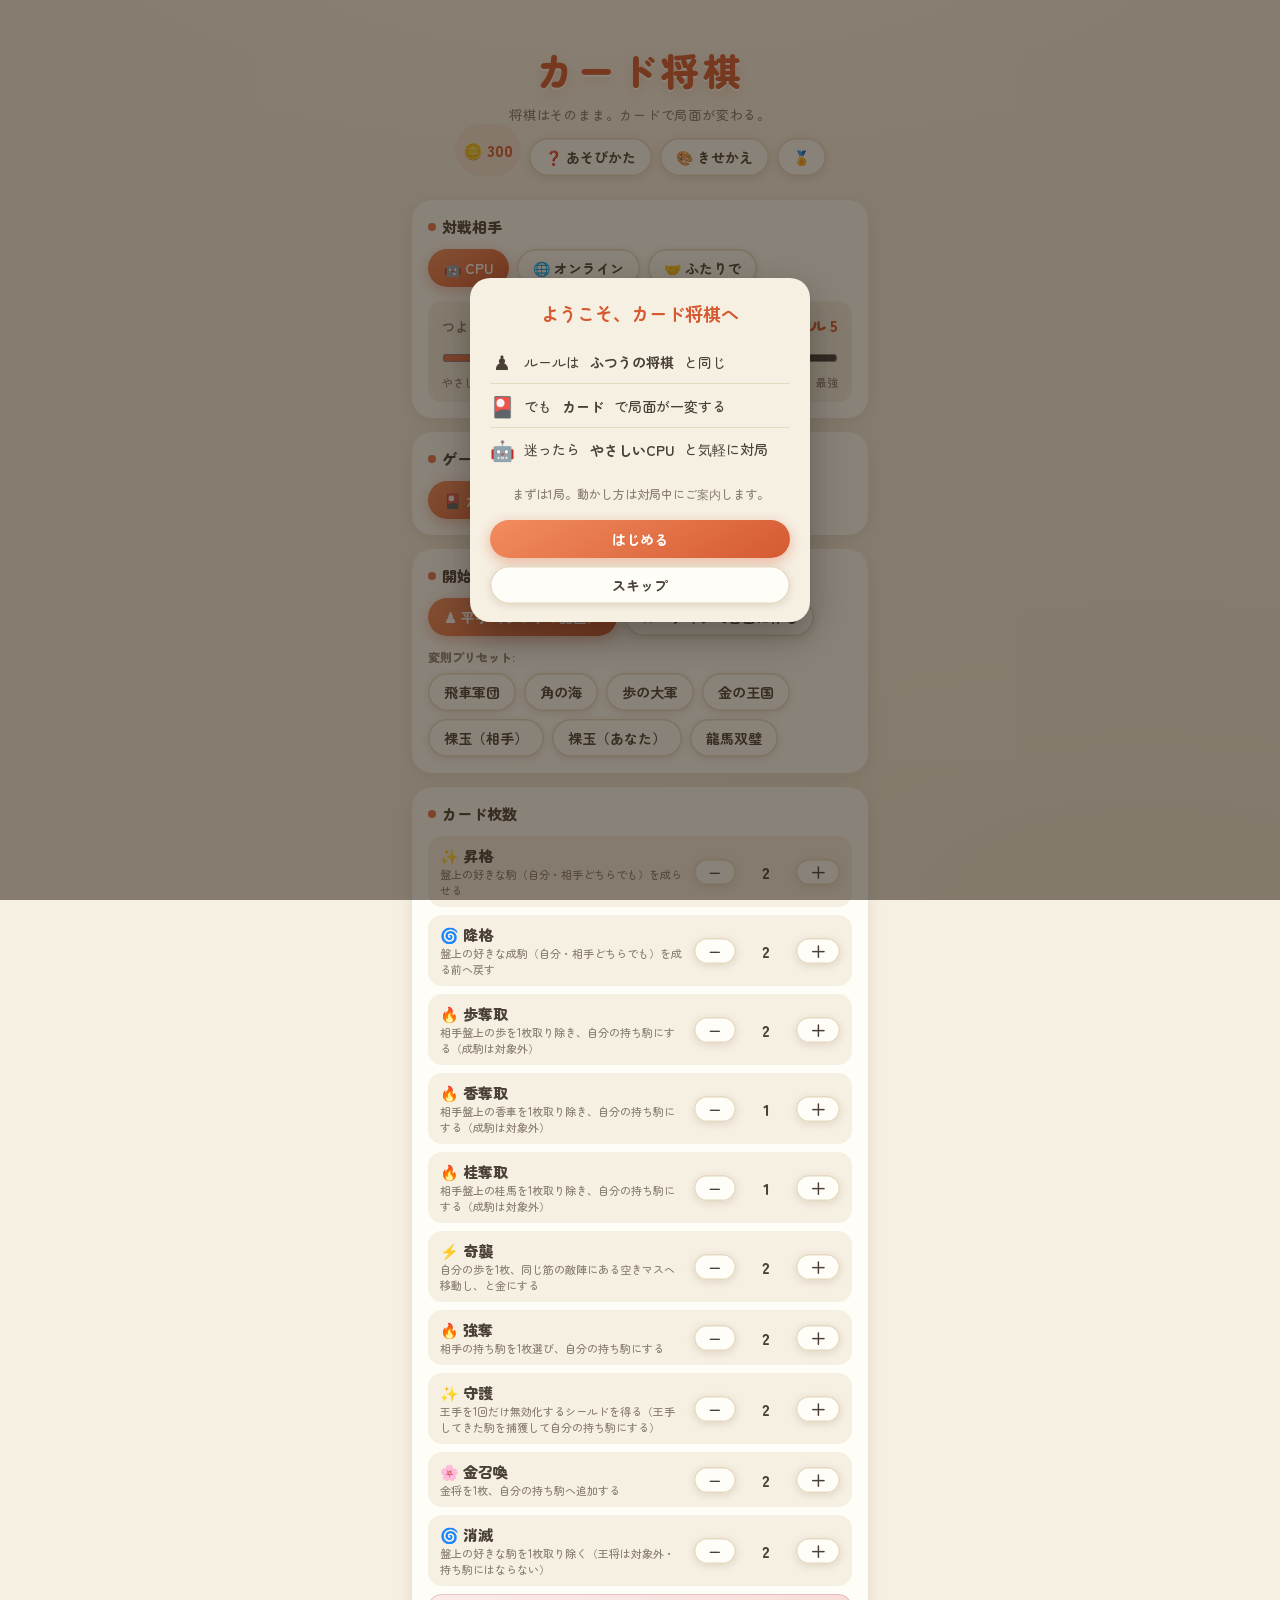
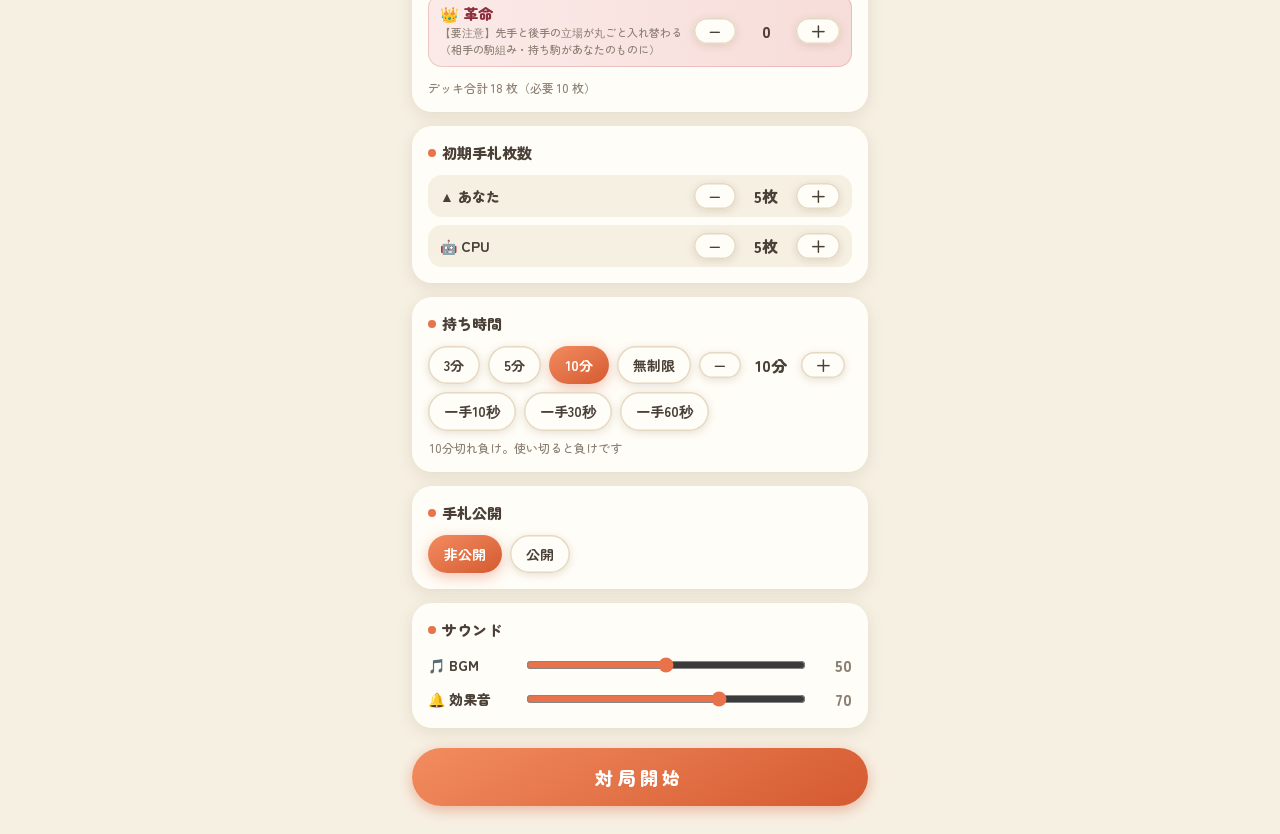
<file: index.html>
<!doctype html>
<html lang="ja">
  <head>
    <meta charset="UTF-8" />
    <meta name="viewport" content="width=device-width, initial-scale=1.0, maximum-scale=1.0, user-scalable=no, viewport-fit=cover" />
    <link rel="manifest" href="./manifest.webmanifest" />
    <meta name="theme-color" content="#e8734a" />
    <link rel="apple-touch-icon" href="./apple-touch-icon.png" />
    <meta name="apple-mobile-web-app-capable" content="yes" />
    <meta name="apple-mobile-web-app-status-bar-style" content="default" />
    <meta name="apple-mobile-web-app-title" content="カード将棋" />
    <!-- PWA兼COOP/COEPヘッダー付与のService Worker（本番のみ登録） -->
    <script src="./register-sw.js"></script>
    <!-- 書体は @fontsource で自前配信（src/main.tsx で読み込み）。外部フォント依存を排し、
         COEP require-corp／オフライン動作に対応する。 -->
    <title>カード将棋</title>
    <script type="module" crossorigin src="./assets/index-CTQ7RfHn.js"></script>
    <link rel="stylesheet" crossorigin href="./assets/index-BCHs9h9m.css">
  </head>
  <body>
    <div id="root"></div>
  </body>
</html>
</file>
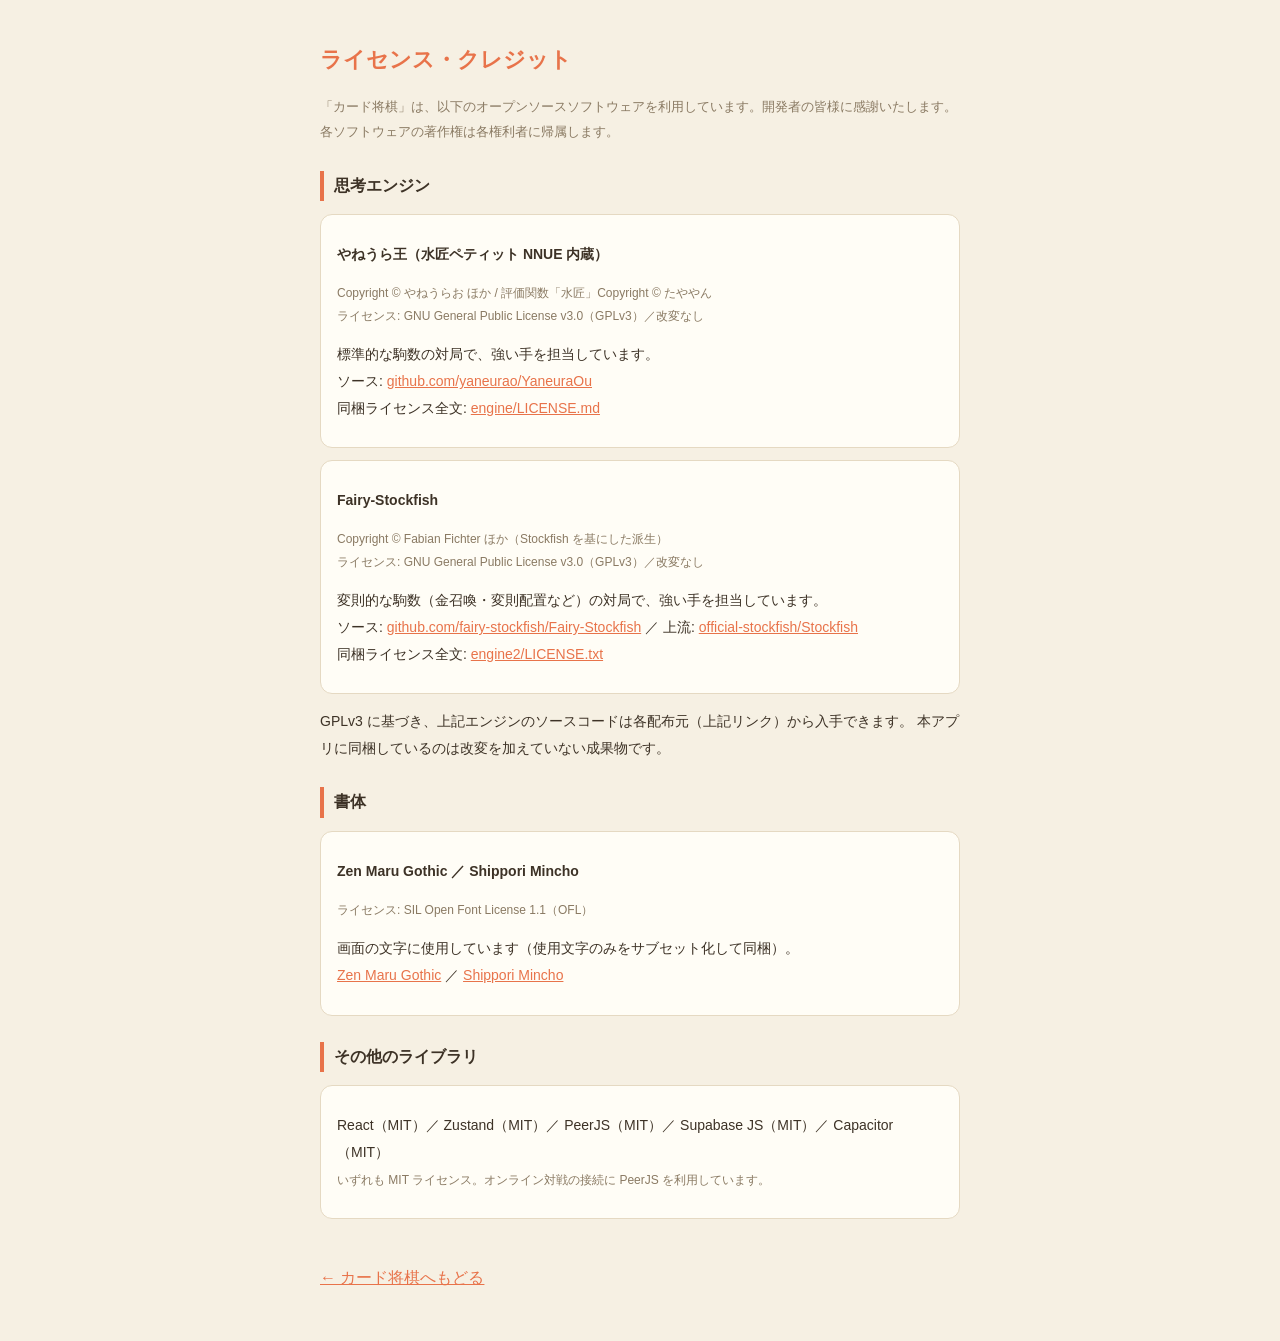
<file: licenses.html>
<!doctype html>
<html lang="ja">
<head>
  <meta charset="UTF-8" />
  <meta name="viewport" content="width=device-width, initial-scale=1.0" />
  <title>ライセンス・クレジット - カード将棋</title>
  <style>
    :root {
      --washi: #f6f0e3;
      --ink: #3d3226;
      --ink-soft: #8a7a63;
      --kaki: #e8734a;
    }
    body {
      font-family: "Hiragino Maru Gothic ProN", "Hiragino Sans", sans-serif;
      background: var(--washi);
      color: var(--ink);
      max-width: 640px;
      margin: 0 auto;
      padding: 24px 20px 48px;
      line-height: 1.9;
    }
    h1 { font-size: 22px; color: var(--kaki); }
    h2 { font-size: 16px; margin-top: 26px; border-left: 4px solid var(--kaki); padding-left: 10px; }
    p, li { font-size: 14px; }
    .lead { color: var(--ink-soft); font-size: 13px; }
    .card {
      background: #fffdf6;
      border: 0.5px solid #e5d9c2;
      border-radius: 12px;
      padding: 12px 16px;
      margin: 12px 0;
    }
    .card .name { font-weight: 700; }
    .card .meta { font-size: 12px; color: var(--ink-soft); }
    a { color: var(--kaki); word-break: break-all; }
    .back { display: inline-block; margin-top: 32px; }
  </style>
</head>
<body>
  <h1>ライセンス・クレジット</h1>
  <p class="lead">
    「カード将棋」は、以下のオープンソースソフトウェアを利用しています。開発者の皆様に感謝いたします。
    各ソフトウェアの著作権は各権利者に帰属します。
  </p>

  <h2>思考エンジン</h2>

  <div class="card">
    <p class="name">やねうら王（水匠ペティット NNUE 内蔵）</p>
    <p class="meta">
      Copyright © やねうらお ほか / 評価関数「水匠」Copyright © たややん<br />
      ライセンス: GNU General Public License v3.0（GPLv3）／改変なし
    </p>
    <p>
      標準的な駒数の対局で、強い手を担当しています。<br />
      ソース: <a href="https://github.com/yaneurao/YaneuraOu" target="_blank" rel="noopener">github.com/yaneurao/YaneuraOu</a><br />
      同梱ライセンス全文: <a href="./engine/LICENSE.md" target="_blank" rel="noopener">engine/LICENSE.md</a>
    </p>
  </div>

  <div class="card">
    <p class="name">Fairy-Stockfish</p>
    <p class="meta">
      Copyright © Fabian Fichter ほか（Stockfish を基にした派生）<br />
      ライセンス: GNU General Public License v3.0（GPLv3）／改変なし
    </p>
    <p>
      変則的な駒数（金召喚・変則配置など）の対局で、強い手を担当しています。<br />
      ソース: <a href="https://github.com/fairy-stockfish/Fairy-Stockfish" target="_blank" rel="noopener">github.com/fairy-stockfish/Fairy-Stockfish</a>
      ／ 上流: <a href="https://github.com/official-stockfish/Stockfish" target="_blank" rel="noopener">official-stockfish/Stockfish</a><br />
      同梱ライセンス全文: <a href="./engine2/LICENSE.txt" target="_blank" rel="noopener">engine2/LICENSE.txt</a>
    </p>
  </div>

  <p class="meta">
    GPLv3 に基づき、上記エンジンのソースコードは各配布元（上記リンク）から入手できます。
    本アプリに同梱しているのは改変を加えていない成果物です。
  </p>

  <h2>書体</h2>
  <div class="card">
    <p class="name">Zen Maru Gothic ／ Shippori Mincho</p>
    <p class="meta">ライセンス: SIL Open Font License 1.1（OFL）</p>
    <p>
      画面の文字に使用しています（使用文字のみをサブセット化して同梱）。<br />
      <a href="https://fonts.google.com/specimen/Zen+Maru+Gothic" target="_blank" rel="noopener">Zen Maru Gothic</a>
      ／ <a href="https://fonts.google.com/specimen/Shippori+Mincho" target="_blank" rel="noopener">Shippori Mincho</a>
    </p>
  </div>

  <h2>その他のライブラリ</h2>
  <div class="card">
    <p>
      React（MIT）／ Zustand（MIT）／ PeerJS（MIT）／ Supabase JS（MIT）／ Capacitor（MIT）<br />
      <span class="meta">いずれも MIT ライセンス。オンライン対戦の接続に PeerJS を利用しています。</span>
    </p>
  </div>

  <a class="back" href="./">← カード将棋へもどる</a>
</body>
</html>
</file>
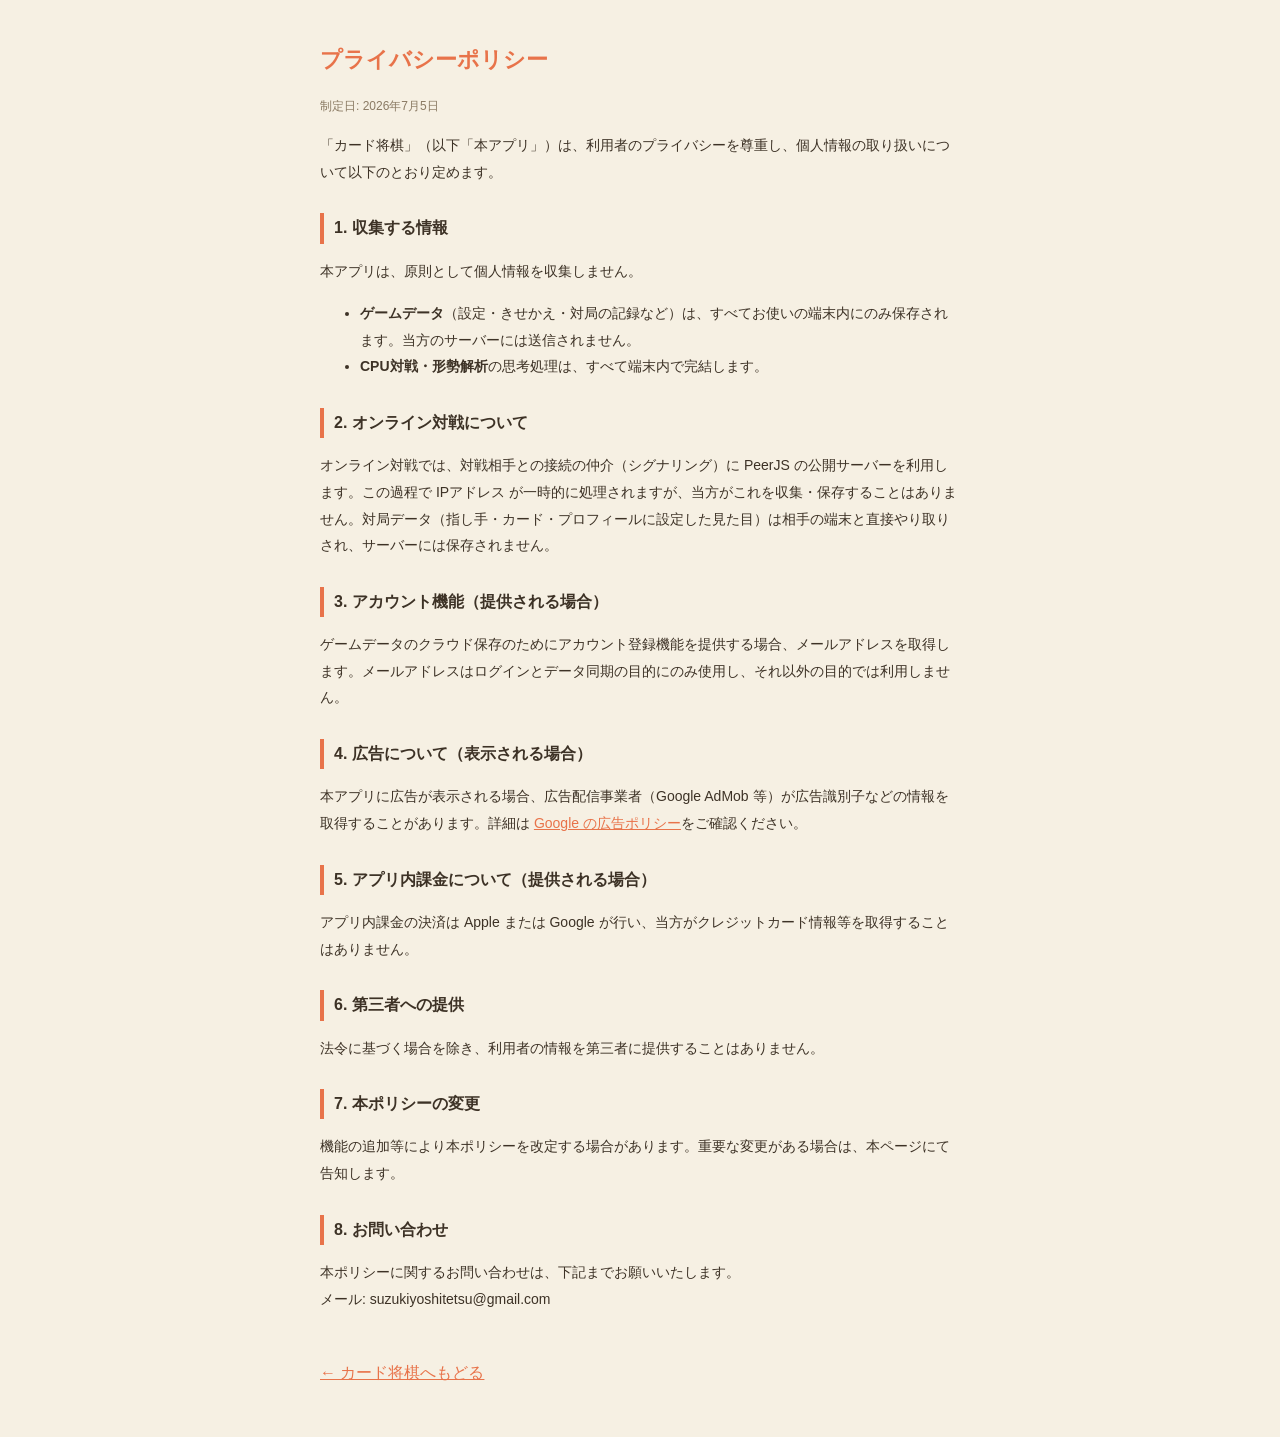
<file: privacy.html>
<!doctype html>
<html lang="ja">
<head>
  <meta charset="UTF-8" />
  <meta name="viewport" content="width=device-width, initial-scale=1.0" />
  <title>プライバシーポリシー - カード将棋</title>
  <style>
    :root {
      --washi: #f6f0e3;
      --ink: #3d3226;
      --ink-soft: #8a7a63;
      --kaki: #e8734a;
    }
    body {
      font-family: "Hiragino Maru Gothic ProN", "Hiragino Sans", sans-serif;
      background: var(--washi);
      color: var(--ink);
      max-width: 640px;
      margin: 0 auto;
      padding: 24px 20px 48px;
      line-height: 1.9;
    }
    h1 { font-size: 22px; color: var(--kaki); }
    h2 { font-size: 16px; margin-top: 28px; border-left: 4px solid var(--kaki); padding-left: 10px; }
    p, li { font-size: 14px; }
    .updated { color: var(--ink-soft); font-size: 12px; }
    a { color: var(--kaki); }
    .back { display: inline-block; margin-top: 32px; }
  </style>
</head>
<body>
  <h1>プライバシーポリシー</h1>
  <p class="updated">制定日: 2026年7月5日</p>

  <p>「カード将棋」（以下「本アプリ」）は、利用者のプライバシーを尊重し、個人情報の取り扱いについて以下のとおり定めます。</p>

  <h2>1. 収集する情報</h2>
  <p>本アプリは、原則として個人情報を収集しません。</p>
  <ul>
    <li><strong>ゲームデータ</strong>（設定・きせかえ・対局の記録など）は、すべてお使いの端末内にのみ保存されます。当方のサーバーには送信されません。</li>
    <li><strong>CPU対戦・形勢解析</strong>の思考処理は、すべて端末内で完結します。</li>
  </ul>

  <h2>2. オンライン対戦について</h2>
  <p>オンライン対戦では、対戦相手との接続の仲介（シグナリング）に PeerJS の公開サーバーを利用します。この過程で IPアドレス が一時的に処理されますが、当方がこれを収集・保存することはありません。対局データ（指し手・カード・プロフィールに設定した見た目）は相手の端末と直接やり取りされ、サーバーには保存されません。</p>

  <h2>3. アカウント機能（提供される場合）</h2>
  <p>ゲームデータのクラウド保存のためにアカウント登録機能を提供する場合、メールアドレスを取得します。メールアドレスはログインとデータ同期の目的にのみ使用し、それ以外の目的では利用しません。</p>

  <h2>4. 広告について（表示される場合）</h2>
  <p>本アプリに広告が表示される場合、広告配信事業者（Google AdMob 等）が広告識別子などの情報を取得することがあります。詳細は <a href="https://policies.google.com/technologies/ads?hl=ja" target="_blank" rel="noopener">Google の広告ポリシー</a>をご確認ください。</p>

  <h2>5. アプリ内課金について（提供される場合）</h2>
  <p>アプリ内課金の決済は Apple または Google が行い、当方がクレジットカード情報等を取得することはありません。</p>

  <h2>6. 第三者への提供</h2>
  <p>法令に基づく場合を除き、利用者の情報を第三者に提供することはありません。</p>

  <h2>7. 本ポリシーの変更</h2>
  <p>機能の追加等により本ポリシーを改定する場合があります。重要な変更がある場合は、本ページにて告知します。</p>

  <h2>8. お問い合わせ</h2>
  <p>本ポリシーに関するお問い合わせは、下記までお願いいたします。<br />
  メール: suzukiyoshitetsu@gmail.com</p>

  <a class="back" href="./">← カード将棋へもどる</a>
</body>
</html>
</file>
<file: assets/index-BCHs9h9m.css>
@font-face{font-family:Zen Maru Gothic;font-style:normal;font-weight:500;font-display:swap;src:url(./zen-maru-gothic-500-latin-CjOoJPzZ.woff2) format("woff2");unicode-range:U+0000-024F,U+2018-2022,U+2026,U+3000-303F}@font-face{font-family:Zen Maru Gothic;font-style:normal;font-weight:500;font-display:swap;src:url(./zen-maru-gothic-500-japanese-B68psu1q.woff2) format("woff2")}@font-face{font-family:Zen Maru Gothic;font-style:normal;font-weight:700;font-display:swap;src:url(./zen-maru-gothic-700-latin-BKoVz01m.woff2) format("woff2");unicode-range:U+0000-024F,U+2018-2022,U+2026,U+3000-303F}@font-face{font-family:Zen Maru Gothic;font-style:normal;font-weight:700;font-display:swap;src:url(./zen-maru-gothic-700-japanese-BGH5rXDo.woff2) format("woff2")}@font-face{font-family:Zen Maru Gothic;font-style:normal;font-weight:900;font-display:swap;src:url(./zen-maru-gothic-900-latin-DmYROnJb.woff2) format("woff2");unicode-range:U+0000-024F,U+2018-2022,U+2026,U+3000-303F}@font-face{font-family:Zen Maru Gothic;font-style:normal;font-weight:900;font-display:swap;src:url(./zen-maru-gothic-900-japanese-DOT3nyUi.woff2) format("woff2")}@font-face{font-family:Shippori Mincho;font-style:normal;font-weight:700;font-display:swap;src:url(./shippori-mincho-700-latin-DW7RM2NR.woff2) format("woff2");unicode-range:U+0000-024F,U+2018-2022,U+2026,U+3000-303F}@font-face{font-family:Shippori Mincho;font-style:normal;font-weight:700;font-display:swap;src:url(./shippori-mincho-700-japanese-BSbwhxsU.woff2) format("woff2")}@font-face{font-family:Shippori Mincho;font-style:normal;font-weight:800;font-display:swap;src:url(./shippori-mincho-800-latin-pis9UfHh.woff2) format("woff2");unicode-range:U+0000-024F,U+2018-2022,U+2026,U+3000-303F}@font-face{font-family:Shippori Mincho;font-style:normal;font-weight:800;font-display:swap;src:url(./shippori-mincho-800-japanese-CYh9I47t.woff2) format("woff2")}:root{--washi: #f6f0e3;--washi-deep: #efe6d2;--panel: #fffdf7;--ink: #4a4038;--ink-soft: #8c8074;--kaki: #e8734a;--kaki-deep: #d55a31;--matcha: #7ba05b;--sora: #5b8fb5;--board-wood: #ecc078;--board-wood-dark: #dfa95e;--board-line: #a97b3f;--piece-ink: #3b2a12;--beni: #d1493e;--shadow-soft: 0 4px 16px rgba(120, 96, 60, .14);--maru: "Zen Maru Gothic", "Hiragino Maru Gothic ProN", sans-serif;--mincho: "Shippori Mincho", "Hiragino Mincho ProN", serif}*{box-sizing:border-box}body{margin:0;color:var(--ink);font-family:var(--maru);font-weight:500;background:radial-gradient(ellipse 120% 60% at 50% -10%,#fdf8ec 0%,transparent 60%),radial-gradient(ellipse 80% 50% at 90% 100%,#f0e4cb55 0%,transparent 70%),var(--washi);background-attachment:fixed;-webkit-tap-highlight-color:transparent}.app{max-width:480px;margin:0 auto;min-height:100vh;padding:calc(8px + env(safe-area-inset-top,0px)) 12px calc(28px + env(safe-area-inset-bottom,0px))}h1,h2{font-family:var(--maru)}.btn{border:none;background:var(--panel);color:var(--ink);border-radius:999px;padding:9px 16px;font-size:14px;font-family:var(--maru);font-weight:700;cursor:pointer;box-shadow:0 2px 8px #78603c2e,inset 0 0 0 1.5px #e5d9c2;transition:transform .12s,box-shadow .12s}.btn:active{transform:scale(.96)}.btn:disabled{opacity:.4;cursor:default}.btn.primary{background:linear-gradient(150deg,#f28c5f,var(--kaki-deep));color:#fff;box-shadow:0 4px 14px #d85a3166}.btn.danger{background:#fff5f3;color:var(--beni);box-shadow:0 2px 8px #78603c24,inset 0 0 0 1.5px #f0c4be}.btn.small{padding:5px 14px;font-size:16px;line-height:1}.btn.option.active{background:linear-gradient(150deg,#f28c5f,var(--kaki-deep));color:#fff;box-shadow:0 4px 14px #d85a3159}.app-header{text-align:center;padding:26px 0 10px}.app-header h1{margin:0;font-size:38px;font-weight:900;letter-spacing:.1em;color:var(--kaki-deep);text-shadow:0 2px 0 #fff,0 5px 14px rgba(216,90,49,.25)}.tagline{margin:8px 0 0;color:var(--ink-soft);font-size:13px;letter-spacing:.06em}.help-button{margin-top:14px}.header-buttons{display:flex;gap:8px;justify-content:center}.avatar{width:38px;height:38px;border-radius:50%;background:#fff;display:inline-flex;align-items:center;justify-content:center;font-size:20px;box-shadow:0 2px 8px #78603c33;flex:none}.avatar.frame-sora{box-shadow:0 0 0 3px var(--sora),0 2px 8px #78603c33}.avatar.frame-sakura{box-shadow:0 0 0 3px #e094b6,0 2px 8px #78603c33}.avatar.frame-gold{box-shadow:0 0 0 3px #d9a422,0 0 12px #d9a422a6}.title-chip{font-size:10px;font-weight:900;background:var(--washi);border-radius:999px;padding:3px 9px;color:var(--ink-soft)}.cpu-level-chip{background:var(--sora);color:#fff}.profile-preview{display:flex;gap:14px;align-items:center}.profile-preview .avatar{width:52px;height:52px;font-size:28px}.profile-preview-text{display:flex;flex-direction:column;gap:2px}.profile-preview-title{font-size:12px;font-weight:900;color:var(--kaki-deep)}.profile-preview-name{font-size:16px;font-weight:900}.swatch-row{display:flex;flex-wrap:wrap;gap:8px}.swatch{display:flex;flex-direction:column;align-items:center;gap:6px;background:var(--washi);border:none;border-radius:14px;padding:10px 8px 8px;min-width:74px;cursor:pointer}.swatch.selected{outline:3px solid var(--kaki);background:#fff}.swatch-name{font-size:11px;font-weight:900}.premium-badge{margin-left:2px}.swatch-koma{display:block;width:32px;height:36px}.swatch-koma .piece{width:100%;height:100%}.swatch-koma .koma{font-size:17px}.swatch-board{width:44px;height:44px;border-radius:8px;background:linear-gradient(160deg,var(--board-wood),var(--board-wood-dark));border:2.5px solid var(--board-line)}.swatch-icon{font-size:26px;line-height:38px}.account-box{display:flex;flex-direction:column;gap:10px}.account-status{margin:0;font-size:13px;line-height:1.7}.account-message{margin:0;font-size:12.5px;font-weight:700;color:var(--matcha)}.account-email-input{letter-spacing:normal;font-size:14px}.swatch-title{font-size:13px;font-weight:900;line-height:38px;color:var(--kaki-deep)}.volume-row{display:flex;align-items:center;gap:10px;margin-top:8px}.volume-label{width:86px;font-weight:900;font-size:14px;flex:none}.volume-row input[type=range]{flex:1;accent-color:var(--kaki);height:22px}.volume-value{width:34px;text-align:right;font-weight:900;font-variant-numeric:tabular-nums;color:var(--ink-soft)}.help-list{margin:0;padding-left:18px;display:flex;flex-direction:column;gap:8px;font-size:13.5px;line-height:1.65}.help-cards{display:flex;flex-direction:column;gap:8px}.help-card-row{display:flex;gap:12px;align-items:center;background:var(--washi);border-radius:12px;padding:9px 12px}.help-card-icon{font-size:22px;flex:none}.help-card-body{display:flex;flex-direction:column}.help-card-name{font-weight:900;font-size:14.5px}.help-card-desc{font-size:11.5px;color:var(--ink-soft);line-height:1.5}.help-note{font-size:11.5px;color:var(--ink-soft);margin:12px 0 0;line-height:1.65}.setup-section{background:var(--panel);border-radius:20px;padding:16px;margin-top:14px;box-shadow:var(--shadow-soft)}.setup-section h2{margin:0 0 12px;font-size:15px;font-weight:900;color:var(--ink);display:flex;align-items:center;gap:6px}.setup-section h2:before{content:"";width:8px;height:8px;border-radius:50%;background:var(--kaki)}.card-count-list{display:flex;flex-direction:column;gap:8px}.card-count-row{display:flex;align-items:center;justify-content:space-between;gap:10px;background:var(--washi);border-radius:14px;padding:9px 12px}.card-count-row.style-crimson{background:linear-gradient(90deg,#fbeae8,#f7ddd9);box-shadow:inset 0 0 0 1px #b4465038}.card-count-row.style-crimson .card-count-name{color:#8c2f3d}.card-count-info{display:flex;flex-direction:column;min-width:0}.card-count-name{font-weight:900;font-size:15px}.card-count-desc{font-size:11px;color:var(--ink-soft)}.stepper{display:flex;align-items:center;gap:8px}.hand-size-row{display:flex;align-items:center;justify-content:space-between;background:var(--washi);border-radius:14px;padding:8px 12px;margin-top:8px}.hand-size-label{font-weight:900;font-size:14px}.stepper-value{min-width:44px;text-align:center;font-size:16px;font-weight:900}.option-row{display:flex;gap:8px;flex-wrap:wrap}.option-row+.option-row{margin-top:8px}.time-hint{font-size:12px;color:var(--ink-soft);margin:8px 2px 0}.help-footer{text-align:center;margin-top:18px;font-size:12px}.help-footer a{color:var(--ink-soft)}.onboard-overlay{position:fixed;top:0;right:0;bottom:0;left:0;z-index:200;background:#281e128c;display:flex;align-items:center;justify-content:center;padding:24px}.onboard-card{background:var(--washi, #f6f0e3);border-radius:20px;max-width:340px;width:100%;padding:22px 20px 18px;box-shadow:0 14px 40px #0000004d}.onboard-title{font-family:var(--maru);color:var(--kaki-deep, #d85a31);font-size:18px;text-align:center;margin:0 0 14px}.onboard-points{list-style:none;padding:0;margin:0 0 14px}.onboard-points li{display:flex;align-items:center;gap:10px;font-size:14px;padding:7px 0;border-bottom:.5px solid #e5d9c2}.onboard-points li:last-child{border-bottom:none}.onboard-emoji{font-size:20px;width:24px;text-align:center}.onboard-hint{font-size:12px;color:var(--ink-soft);text-align:center;margin:0 0 16px}.onboard-actions{display:flex;flex-direction:column;gap:8px}.onboard-actions .btn{width:100%}.coach-bar{position:fixed;left:50%;bottom:14px;transform:translate(-50%);z-index:150;display:flex;align-items:center;gap:10px;flex-wrap:wrap;justify-content:center;max-width:92%;background:#281e12eb;color:#fdf6e9;border-radius:999px;padding:8px 16px;font-size:13px;box-shadow:0 6px 20px #00000059}.coach-title{font-weight:700;color:#f2c17a}.coach-item{opacity:.7}.coach-item.on{opacity:1;color:#b7e3b0;font-weight:700}.coach-clear{font-weight:700}.coach-bar .btn.small{background:#f2c17a;color:#4a320f;border:none;padding:3px 12px}.rating-banner{display:flex;align-items:center;gap:10px;flex-wrap:wrap;background:linear-gradient(150deg,#fff7e6,#f6e8c6);border:.5px solid #e2cf9a;border-radius:12px;padding:8px 12px;margin-bottom:10px}.rating-rank{font-family:var(--maru);font-weight:800;color:#b8860b;font-size:17px}.rating-value{font-weight:700;color:var(--ink)}.rating-record{font-size:12px;color:var(--ink-soft);margin-left:auto}.rating-change{display:block;margin-top:4px;font-size:14px;font-weight:700;color:var(--ink)}.rating-change .rc-up{color:#2e8b57}.rating-change .rc-down{color:#c0503a}.eval-bar{position:relative;height:16px;margin:6px 2px;border-radius:999px;background:linear-gradient(180deg,#6b7f96,#4c5f75);overflow:hidden;box-shadow:inset 0 1px 3px #00000040}.eval-fill{height:100%;background:linear-gradient(90deg,#f2a26b,var(--kaki, #e8734a));border-radius:999px 0 0 999px;transition:width .6s ease}.eval-label{position:absolute;top:0;right:0;bottom:0;left:0;display:flex;align-items:center;justify-content:center;font-size:11px;font-weight:800;color:#fff;text-shadow:0 1px 2px rgba(0,0,0,.45);pointer-events:none}.sound-toggle.off{opacity:.45}.analysis-invite{display:flex;flex-direction:column;align-items:center;gap:4px;margin:10px 0 4px}.analysis-progress{text-align:center;font-size:13px;color:var(--ink-soft);margin:10px 0}.analysis-panel{margin:10px 0 4px}.analysis-now{font-size:14px;text-align:center;margin-bottom:4px}.analysis-now strong{font-size:16px;color:var(--kaki-deep, #d85a31)}.move-mark{margin-left:8px;font-weight:800;color:#c92a2a;background:#fff0ee;border-radius:8px;padding:1px 8px;font-size:12px}.move-mark.card{color:#6a4cb3;background:#f0ebfb}.eval-graph{width:100%;height:84px;background:linear-gradient(180deg,#fdf6e9,#f3e8d2);border-radius:12px;box-shadow:inset 0 0 0 1.5px #e5d9c2;touch-action:manipulation;cursor:pointer}.eval-zero{stroke:#c9b989;stroke-width:1;stroke-dasharray:4 3}.eval-line{fill:none;stroke:var(--kaki, #e8734a);stroke-width:2}.eval-cursor{stroke:#5b8fb5cc;stroke-width:1.5}.mark-blunder{fill:#c92a2a}.mark-dubious{fill:#e8a30d}.mark-card{fill:#8a6bd1}.online-panel{margin-top:14px;background:var(--washi);border-radius:14px;padding:14px}.online-host-btn{width:100%;padding:12px;font-size:15px}.online-join-row{display:flex;gap:8px;margin-top:10px}.online-code-input{flex:1;min-width:0;border:2px solid #e5d9c2;border-radius:999px;padding:9px 16px;font-size:16px;font-family:var(--maru);font-weight:700;letter-spacing:.15em;background:var(--panel);color:var(--ink);outline:none}.online-code-input:focus{border-color:var(--kaki)}.online-note{font-size:11.5px;color:var(--ink-soft);margin:10px 0 0;line-height:1.6}.online-error{color:var(--beni);font-size:12.5px;font-weight:700;margin:10px 0 0}.online-waiting{text-align:center}.online-waiting-label{margin:0;font-size:13px;font-weight:700;color:var(--ink-soft)}.online-room-code{margin:8px 0;font-size:44px;font-weight:900;letter-spacing:.2em;color:var(--kaki-deep);font-variant-numeric:tabular-nums}.online-waiting-status{margin:0 0 12px;font-size:13px;color:var(--ink-soft);animation:pulse 1s infinite alternate}.disconnect-banner{display:flex;align-items:center;justify-content:center;gap:12px;background:#fff3ec;border:2px solid var(--kaki);color:var(--kaki-deep);font-weight:900;font-size:13px;border-radius:14px;padding:10px 14px}.preset-label{font-size:12px;font-weight:900;color:var(--ink-soft);margin:12px 0 8px}.editor-board{margin:4px 0 12px}.editor-palette{display:flex;flex-wrap:wrap;gap:6px;margin-top:10px}.palette-item{width:42px;height:46px;border:none;border-radius:10px;background:var(--washi);cursor:pointer;display:flex;align-items:center;justify-content:center;padding:4px}.palette-item.selected{outline:3px solid var(--kaki);background:#fff}.palette-item .piece{width:30px;height:34px;pointer-events:none}.palette-item .koma{font-size:16px}.palette-erase{font-size:22px}.editor-hand-row{display:flex;align-items:center;gap:10px;margin-top:8px;flex-wrap:wrap}.editor-hand-list{display:flex;gap:6px;flex-wrap:wrap;align-items:center}.editor-hand-item{position:relative;border:none;border-radius:10px;background:var(--washi);font-family:var(--mincho);font-weight:800;font-size:16px;width:40px;height:38px;cursor:pointer}.editor-hand-count{position:absolute;right:-4px;bottom:-4px;background:var(--kaki);color:#fff;font-family:var(--maru);font-size:10px;font-weight:900;border-radius:999px;min-width:16px;height:16px;display:flex;align-items:center;justify-content:center}.editor-error{text-align:center;margin:8px 0}.level-picker{margin-top:14px;background:var(--washi);border-radius:14px;padding:12px 14px}.level-picker-head{display:flex;justify-content:space-between;align-items:baseline;font-size:13px;color:var(--ink-soft);font-weight:700}.level-value{font-size:16px;font-weight:900;color:var(--kaki-deep)}.level-picker input[type=range]{width:100%;margin:10px 0 4px;accent-color:var(--kaki);height:22px}.level-scale{display:flex;justify-content:space-between;font-size:11px;color:var(--ink-soft)}.deck-summary{font-size:12px;color:var(--ink-soft);margin:12px 0 0}.deck-summary.warn{color:var(--kaki-deep);font-weight:700}.start-button{width:100%;margin-top:20px;padding:16px;font-size:18px;font-weight:900;letter-spacing:.24em;border-radius:999px}.game-screen{display:flex;flex-direction:column;gap:10px;padding-top:8px}.player-strip{background:var(--panel);border-radius:16px;padding:10px 12px;box-shadow:var(--shadow-soft);border:2px solid transparent;transition:border-color .2s}.player-strip.sente.active{border-color:var(--kaki)}.player-strip.gote.active{border-color:var(--sora)}.player-strip-top{display:flex;align-items:center;gap:10px;flex-wrap:wrap}.player-name{font-weight:900;font-size:15px}.player-strip.gote .player-name{color:var(--sora)}.player-strip.sente .player-name{color:var(--kaki-deep)}.player-cards{font-size:12px;color:var(--ink-soft);font-weight:700}.open-cards{font-size:11px}.shield-badge{background:linear-gradient(150deg,#8fd6c9,#5bb5a2);color:#fff;font-size:11px;font-weight:900;border-radius:999px;padding:3px 10px;box-shadow:0 2px 6px #5bb5a266}.clock{margin-left:auto;font-variant-numeric:tabular-nums;font-weight:900;font-size:16px;color:var(--ink-soft);background:var(--washi);border-radius:999px;padding:3px 12px}.clock.ticking{color:var(--ink);background:#fdf0d5}.clock.low{color:#fff;background:var(--beni)}.board-status{min-height:24px;text-align:center}.result-banner{display:flex;align-items:baseline;justify-content:center;gap:10px;background:linear-gradient(150deg,#f28c5f,var(--kaki-deep));color:#fff;border-radius:999px;padding:8px 20px;width:fit-content;margin:0 auto;box-shadow:0 4px 14px #d85a3159;animation:bannerPop .4s ease-out}.result-title{font-weight:900;font-size:17px}.result-reason{font-size:12px;opacity:.92;font-weight:700}@keyframes bannerPop{0%{transform:scale(.6);opacity:0}}.end-panel{display:flex;flex-wrap:wrap;gap:8px;justify-content:center;background:var(--panel);border-radius:20px;padding:14px;box-shadow:var(--shadow-soft)}.turn-indicator{font-size:13px;font-weight:700;color:var(--ink-soft)}.check-badge{margin-left:8px;color:#fff;background:var(--beni);border-radius:999px;padding:2px 10px;font-weight:900;font-size:12px;animation:pulse .9s infinite alternate}@keyframes pulse{0%{opacity:.7}to{opacity:1}}.board-wrap{position:relative}.file-labels{display:grid;grid-template-columns:repeat(9,1fr);padding:0 18px 3px 0;color:var(--ink-soft);font-size:10px;font-weight:700;text-align:center}.board-row{display:flex}.board{flex:1;display:grid;grid-template-columns:repeat(9,1fr);grid-template-rows:repeat(9,1fr);aspect-ratio:1;background:radial-gradient(circle at 30% 15%,rgba(255,255,255,.35),transparent 55%),linear-gradient(160deg,var(--board-wood),var(--board-wood-dark));border:4px solid var(--board-line);border-radius:12px;box-shadow:0 8px 24px #8c64324d,inset 0 0 0 1px #ffffff40;overflow:hidden}.rank-labels{display:grid;grid-template-rows:repeat(9,1fr);width:18px;align-items:center;justify-items:center;color:var(--ink-soft);font-size:10px;font-weight:700}.cell{border:.5px solid var(--board-cell-line, rgba(169, 123, 63, .55));background:transparent;padding:0;position:relative;cursor:pointer;display:flex;align-items:center;justify-content:center;touch-action:manipulation;-webkit-user-select:none;user-select:none;transition:background .03s}.cell.selected{background:#5b8fb566}.cell:active{background:#5b8fb547}.cell:active .koma{transform:scale(.9);transition:transform .05s ease-out}.cell.move-dest:after{content:"";position:absolute;width:32%;height:32%;border-radius:50%;background:#3b76a080}.cell.move-dest:has(.piece):after{width:86%;height:86%;background:transparent;border:3px solid rgba(59,118,160,.75);border-radius:30%}.cell.card-dest{animation:cardGlow .9s infinite alternate}.cell.last-to{background:#e8734a4d}.cell.last-from{background:#e8734a24}.cell.last-to .koma{animation:placePop .2s ease-out}@keyframes placePop{0%{transform:scale(1.45)}60%{transform:scale(.95)}to{transform:scale(1)}}@keyframes cardGlow{0%{background:#e8734a4d}to{background:#e8734a99}}.piece{width:90%;height:96%;display:block;filter:drop-shadow(0 2px 1.5px rgba(90,60,20,.45));-webkit-user-select:none;user-select:none;pointer-events:none}.piece.gote{transform:rotate(180deg)}.koma{width:100%;height:100%;clip-path:polygon(50% 1%,84% 15%,97% 99%,3% 99%,16% 15%);background:var(--koma-grad, linear-gradient(168deg, #fdf0cd 0%, #f0cc8c 40%, #e0ab60 100%));display:flex;align-items:center;justify-content:center;padding-top:13%;box-sizing:border-box;font-family:var(--mincho);font-weight:800;color:var(--koma-ink, var(--piece-ink));font-size:clamp(13px,4.5vw,22px);line-height:1}.piece.promoted .koma{color:var(--koma-beni, var(--beni))}[data-piece-skin=byakudan]{--koma-grad: linear-gradient(168deg, #fffdf6 0%, #f4ead2 45%, #e2cfa6 100%)}[data-piece-skin=sakura]{--koma-grad: linear-gradient(168deg, #fff0f5 0%, #ffd6e3 45%, #f5aec7 100%);--koma-ink: #74364d;--koma-beni: #d1264c}[data-piece-skin=shikkoku]{--koma-grad: linear-gradient( 168deg, #63646f 0%, #3a3b45 14%, #22232c 38%, #101117 68%, #0a0b10 88%, #181920 100% );--koma-ink: #eed595;--koma-beni: #ffa48f}.piece[data-piece-skin=shikkoku]{filter:drop-shadow(0 2px 2px rgba(0,0,0,.65)) drop-shadow(0 0 1px rgba(212,175,90,.35))}.piece[data-piece-skin=shikkoku] .koma{text-shadow:0 1px 1px rgba(0,0,0,.9),0 0 3px rgba(255,216,130,.4)}[data-piece-skin=ougon]{--koma-grad: linear-gradient(160deg, #fff4c2 0%, #f5ce53 40%, #dca827 80%, #b8860b 100%);--koma-ink: #5c3d05;--koma-beni: #a8231a}[data-board-skin=yozakura]{--board-wood: #4a3a5e;--board-wood-dark: #342847;--board-line: #7a6699;--board-cell-line: rgba(216, 180, 235, .35)}[data-board-skin=hisui]{--board-wood: #58996f;--board-wood-dark: #417c57;--board-line: #2d5a42;--board-cell-line: rgba(20, 70, 45, .45)}[data-board-skin=shikkoku]{--board-wood: #1e1f27;--board-wood-dark: #0c0d12;--board-line: #b98f3e;--board-cell-line: rgba(212, 175, 90, .26)}[data-board-skin=shikkoku] .board{background:radial-gradient(ellipse 130% 65% at 28% 8%,rgba(255,255,255,.09) 0%,transparent 55%),radial-gradient(ellipse 80% 45% at 78% 100%,rgba(212,175,90,.07) 0%,transparent 70%),linear-gradient(155deg,#262730,#15161d 55%,#0a0b10);box-shadow:0 12px 32px #0000008c,0 2px 10px #d4af5a47,inset 0 0 0 1px #f0cd7866,inset 0 0 26px #0000008c}[data-board-skin=shikkoku] .file-labels,[data-board-skin=shikkoku] .rank-labels{color:#ab945c}[data-board-skin=shikkoku] .cell.selected{background:#d4af5a52}[data-board-skin=shikkoku] .cell.move-dest:after{background:#d4af5a80}[data-board-skin=shikkoku] .cell.move-dest:has(.piece):after{border-color:#d4af5abf;background:transparent}[data-board-skin=shikkoku] .cell.last-to{background:#d4af5a3d}[data-board-skin=shikkoku] .cell.last-from{background:#d4af5a1a}[data-board-skin=shikkoku] .cell.card-dest{animation:cardGlowGold .9s infinite alternate}@keyframes cardGlowGold{0%{background:#d4af5a40}to{background:#d4af5a80}}[data-board-skin=kinbyobu]{--board-wood: #f0d689;--board-wood-dark: #ddb84f;--board-line: #a8842d;--board-cell-line: rgba(120, 90, 20, .45)}.hand-area{display:flex;gap:6px;margin-top:8px;min-height:36px;flex-wrap:wrap}.hand-empty{color:var(--ink-soft);font-size:12px;align-self:center}.hand-piece{position:relative;background:transparent;border:none;border-radius:10px;width:40px;height:40px;padding:2px;cursor:pointer;display:flex;align-items:center;justify-content:center;transition:transform .12s}.hand-piece:active{transform:scale(.94)}.hand-piece .piece{width:32px;height:35px}.hand-piece .piece.gote{transform:none}.hand-piece .koma{font-size:17px}.hand-piece.selected{background:#5b8fb540;outline:2.5px solid var(--sora)}.hand-piece.card-dest{outline:2.5px solid var(--kaki);animation:cardGlow .9s infinite alternate}.hand-count{position:absolute;right:-5px;bottom:-5px;background:var(--kaki);color:#fff;font-size:10px;font-weight:900;border-radius:999px;min-width:16px;height:16px;display:flex;align-items:center;justify-content:center;box-shadow:0 1px 4px #d85a3180}.card-hand-wrap{background:var(--panel);border-radius:20px;padding:12px;box-shadow:var(--shadow-soft)}.card-hand-label{font-size:12px;font-weight:900;color:var(--ink-soft);margin-bottom:10px;letter-spacing:.06em}.card-used-note{color:var(--kaki-deep);margin-left:6px}.card-hand{display:flex;gap:10px;overflow-x:auto;padding:4px 2px 8px}.game-card{flex:0 0 auto;width:96px;min-height:118px;border-radius:16px;border:none;padding:10px 7px 8px;display:flex;flex-direction:column;align-items:center;gap:3px;cursor:pointer;color:#fff;text-align:center;transition:transform .15s,box-shadow .15s;box-shadow:0 4px 10px #503c2840;position:relative}.card-count-badge{position:absolute;top:-6px;right:-6px;background:var(--ink);color:#fff;font-size:11px;font-weight:800;border-radius:999px;padding:2px 7px;box-shadow:0 2px 6px #0000004d}.game-card.style-lightning{background:linear-gradient(160deg,#f7c948,#e8912d)}.game-card.style-flame{background:linear-gradient(160deg,#f28c5f,#d94f35)}.game-card.style-light{background:linear-gradient(160deg,#66c6d4,#3d92ad)}.game-card.style-sakura{background:linear-gradient(160deg,#f4a3bd,#e06a92)}.game-card.style-dark{background:linear-gradient(160deg,#9d84d6,#6a4cb3)}.game-card.style-crimson{background:linear-gradient(160deg,#b33a4a,#701828);animation:crimsonPulse 2.2s ease-in-out infinite}@keyframes crimsonPulse{0%,to{box-shadow:0 4px 10px #78142859,0 0 6px #dc3c5040,inset 0 0 0 1.5px #ff828c66}50%{box-shadow:0 4px 12px #78142880,0 0 18px #e13c5599,inset 0 0 0 1.5px #ffa0a5bf}}.game-card.selected{transform:translateY(-8px) rotate(-2deg);box-shadow:0 12px 22px #503c2859}.game-card.disabled{opacity:.45;cursor:default;filter:saturate(.5)}.card-icon{font-size:22px;line-height:1;filter:drop-shadow(0 1px 2px rgba(0,0,0,.25))}.card-name{font-weight:900;font-size:16px;letter-spacing:.08em;text-shadow:0 1px 3px rgba(0,0,0,.3)}.card-desc{font-size:9.5px;line-height:1.4;color:#ffffffeb;font-weight:700}.card-confirm-bar{display:flex;align-items:center;gap:8px;margin-top:6px;font-size:13px;font-weight:700;flex-wrap:wrap}.card-history{background:var(--panel);border-radius:16px;padding:10px 12px;display:flex;align-items:baseline;gap:8px;flex-wrap:wrap;box-shadow:var(--shadow-soft)}.card-history-title{font-size:11px;font-weight:900;color:var(--ink-soft);flex:0 0 auto}.card-history-empty{font-size:11px;color:var(--ink-soft)}.card-history-list{display:flex;gap:6px;flex-wrap:wrap}.card-history-item{font-size:11px;font-weight:900;border-radius:999px;padding:2px 9px;color:#fff}.card-history-item.sente{background:var(--kaki)}.card-history-item.gote{background:var(--sora)}.game-controls{display:flex;gap:10px;justify-content:center;margin-top:2px}.modal-backdrop{position:fixed;top:0;right:0;bottom:0;left:0;background:#4a403873;-webkit-backdrop-filter:blur(3px);backdrop-filter:blur(3px);display:flex;align-items:center;justify-content:center;z-index:40}.modal{background:var(--panel);border-radius:24px;padding:26px;max-width:320px;width:calc(100% - 48px);text-align:center;box-shadow:0 18px 50px #3c2d1e59;font-weight:700}.modal-buttons{display:flex;gap:10px;justify-content:center;margin-top:16px}.modal-buttons.column{flex-direction:column}.end-dialog h2{margin:0;color:var(--kaki-deep);font-size:24px;font-weight:900}.win-reason{color:var(--ink-soft);margin:8px 0 0}.promo-dialog{position:fixed;top:0;right:0;bottom:0;left:0;background:#4a403859;display:flex;align-items:center;justify-content:center;z-index:30}.promo-box{background:var(--panel);border-radius:20px;padding:20px 26px;text-align:center;box-shadow:0 14px 40px #3c2d1e4d}.promo-box p{margin:0 0 14px;font-weight:900;font-size:16px}.promo-buttons{display:flex;gap:12px}.fx-overlay{position:fixed;top:0;right:0;bottom:0;left:0;z-index:50;pointer-events:none;overflow:hidden}.fx-flash{position:absolute;top:0;right:0;bottom:0;left:0;opacity:0;animation:flash .5s ease-out}.fx-lightning .fx-flash{background:radial-gradient(circle,#fff6cf 0%,#f7c94866 40%,transparent 75%)}.fx-flame .fx-flash{background:radial-gradient(circle,#ffe0d0 0%,#f28c5f66 40%,transparent 75%)}.fx-light .fx-flash{background:radial-gradient(circle,#e8fbff 0%,#66c6d466 40%,transparent 75%)}.fx-sakura .fx-flash{background:radial-gradient(circle,#ffeaf2 0%,#f4a3bd66 40%,transparent 75%)}.fx-dark .fx-flash{background:radial-gradient(circle,#e9e0ff 0%,#9d84d666 40%,transparent 75%)}.fx-crimson .fx-flash{background:radial-gradient(circle,#ffe3e3 0%,#c9304566 40%,transparent 75%)}@keyframes flash{0%{opacity:0}15%{opacity:1}to{opacity:0}}.fx-particle{position:absolute;top:-30px;animation:fall 1.5s linear forwards;filter:drop-shadow(0 0 6px rgba(255,255,255,.7))}@keyframes fall{to{transform:translateY(110vh) rotate(300deg);opacity:.2}}.fx-banner{position:absolute;top:42%;left:50%;transform:translate(-50%,-50%);text-align:center;animation:bannerIn 1.6s ease-out forwards}.fx-player{display:block;font-size:15px;font-weight:900;color:#fff;text-shadow:0 1px 6px rgba(60,40,20,.8)}.fx-name{font-family:var(--maru);font-size:54px;font-weight:900;letter-spacing:.22em;color:#fff;text-shadow:0 0 18px var(--kaki),0 0 44px var(--kaki),0 3px 6px rgba(60,40,20,.6)}@keyframes bannerIn{0%{opacity:0;transform:translate(-50%,-50%) scale(1.6)}20%{opacity:1;transform:translate(-50%,-50%) scale(1)}80%{opacity:1}to{opacity:0}}.victory-overlay{position:fixed;top:0;right:0;bottom:0;left:0;z-index:45;pointer-events:none;overflow:hidden}.confetti{position:absolute;top:-24px;border-radius:2px;animation:confettiFall linear forwards}@keyframes confettiFall{0%{transform:translateY(0) rotate(0) rotateY(0);opacity:1}to{transform:translateY(108vh) rotate(540deg) rotateY(720deg);opacity:.4}}.firework{position:absolute;font-size:40px;opacity:0;animation:fireworkPop 1.1s ease-out forwards;filter:drop-shadow(0 0 10px rgba(255,200,100,.8))}@keyframes fireworkPop{0%{opacity:0;transform:scale(.3)}25%{opacity:1;transform:scale(1.5)}70%{opacity:1;transform:scale(1.1)}to{opacity:0;transform:scale(1.3)}}.replay-header{display:flex;align-items:baseline;gap:12px;padding:4px 4px 0}.replay-header h2{margin:4px 0;font-size:18px;font-weight:900;color:var(--kaki-deep)}.replay-progress{color:var(--ink-soft);font-size:13px;font-weight:700;font-variant-numeric:tabular-nums}.replay-controls{display:flex;gap:8px;justify-content:center}.replay-result{text-align:center;font-size:16px;font-weight:900;color:var(--kaki-deep);margin:2px 0}@media(min-width:480px){.app{padding-top:16px}}.achievements-screen .ach-summary{font-weight:700;color:var(--kaki-deep);align-self:center;margin-right:8px}.ach-note{margin:0;padding:4px 16px 0;font-size:12px;line-height:1.5;color:var(--ink-soft)}.ach-grid{display:grid;grid-template-columns:repeat(auto-fill,minmax(150px,1fr));gap:12px;padding:12px}.ach-badge{border-radius:14px;padding:14px 12px;text-align:center;background:var(--panel);border:1px solid rgba(120,96,60,.12);box-shadow:var(--shadow-soft);transition:transform .12s ease}.ach-badge.unlocked{background:linear-gradient(160deg,#fffaf1,#ffe9d4);border-color:#d85a3159;box-shadow:0 2px 10px #d85a3133}.ach-badge.locked{background:var(--washi);filter:grayscale(.9);opacity:.65;box-shadow:none}.ach-emoji{font-size:30px;line-height:1.2}.ach-name{font-weight:900;margin-top:4px;color:var(--ink)}.ach-desc{font-size:12px;color:var(--ink-soft);margin-top:2px}.ach-progress{position:relative;height:16px;margin-top:8px;border-radius:8px;background:#78603c1f;overflow:hidden}.ach-progress-fill{position:absolute;inset:0 auto 0 0;background:linear-gradient(90deg,#f28c5f,var(--kaki-deep))}.ach-progress-text{position:absolute;top:0;right:0;bottom:0;left:0;display:flex;align-items:center;justify-content:center;font-size:10px;font-weight:900;line-height:1;color:var(--ink)}.ach-toast{position:fixed;left:50%;bottom:28px;transform:translate(-50%);z-index:160;display:flex;flex-direction:column;gap:8px;animation:ach-toast-in .35s ease}.ach-toast-item{display:flex;align-items:center;gap:10px;padding:10px 16px;border-radius:999px;background:#281e12eb;color:#fdf6e9;box-shadow:0 6px 20px #00000059;border:1px solid rgba(232,115,74,.5)}.ach-toast-emoji{font-size:26px}.ach-toast-title{font-size:11px;letter-spacing:.1em;color:#f2c17a;opacity:.9}.ach-toast-name{font-size:16px;font-weight:900;color:#fdf6e9}@keyframes ach-toast-in{0%{opacity:0;transform:translate(-50%,12px)}to{opacity:1;transform:translate(-50%)}}.coin-balance{display:inline-flex;align-items:center;gap:2px;font-weight:900;color:var(--kaki-deep);padding:2px 8px;border-radius:999px;background:#e8734a1a}.swatch{position:relative}.swatch.unowned .swatch-name{opacity:.75}.swatch.locked{filter:grayscale(.6);opacity:.7}.swatch-price{display:block;margin-top:2px;font-size:11px;font-weight:900;color:var(--kaki-deep)}.swatch-lock{position:absolute;top:4px;right:6px;font-size:12px}.result-coins{display:inline-block;margin-left:8px;font-weight:900;color:var(--kaki-deep)}.purchase-modal-backdrop{position:fixed;top:0;right:0;bottom:0;left:0;z-index:180;display:flex;align-items:center;justify-content:center;background:#0006}.purchase-modal{background:var(--panel);border-radius:16px;padding:20px;width:min(88vw,340px);box-shadow:var(--shadow-soft);text-align:center}.purchase-modal-title{font-weight:900;font-size:16px;color:var(--ink)}.purchase-modal-cost{margin-top:8px;color:var(--ink-soft)}.purchase-modal-short{margin-top:8px;color:#c0392b;font-size:13px}.purchase-modal-actions{margin-top:16px;display:flex;gap:10px;justify-content:center}.thinking-dots span{display:inline-block;animation:thinking-blink 1.2s infinite}.thinking-dots span:nth-child(2){animation-delay:.2s}.thinking-dots span:nth-child(3){animation-delay:.4s}@keyframes thinking-blink{0%,60%,to{opacity:.15}30%{opacity:1}}
</file>
